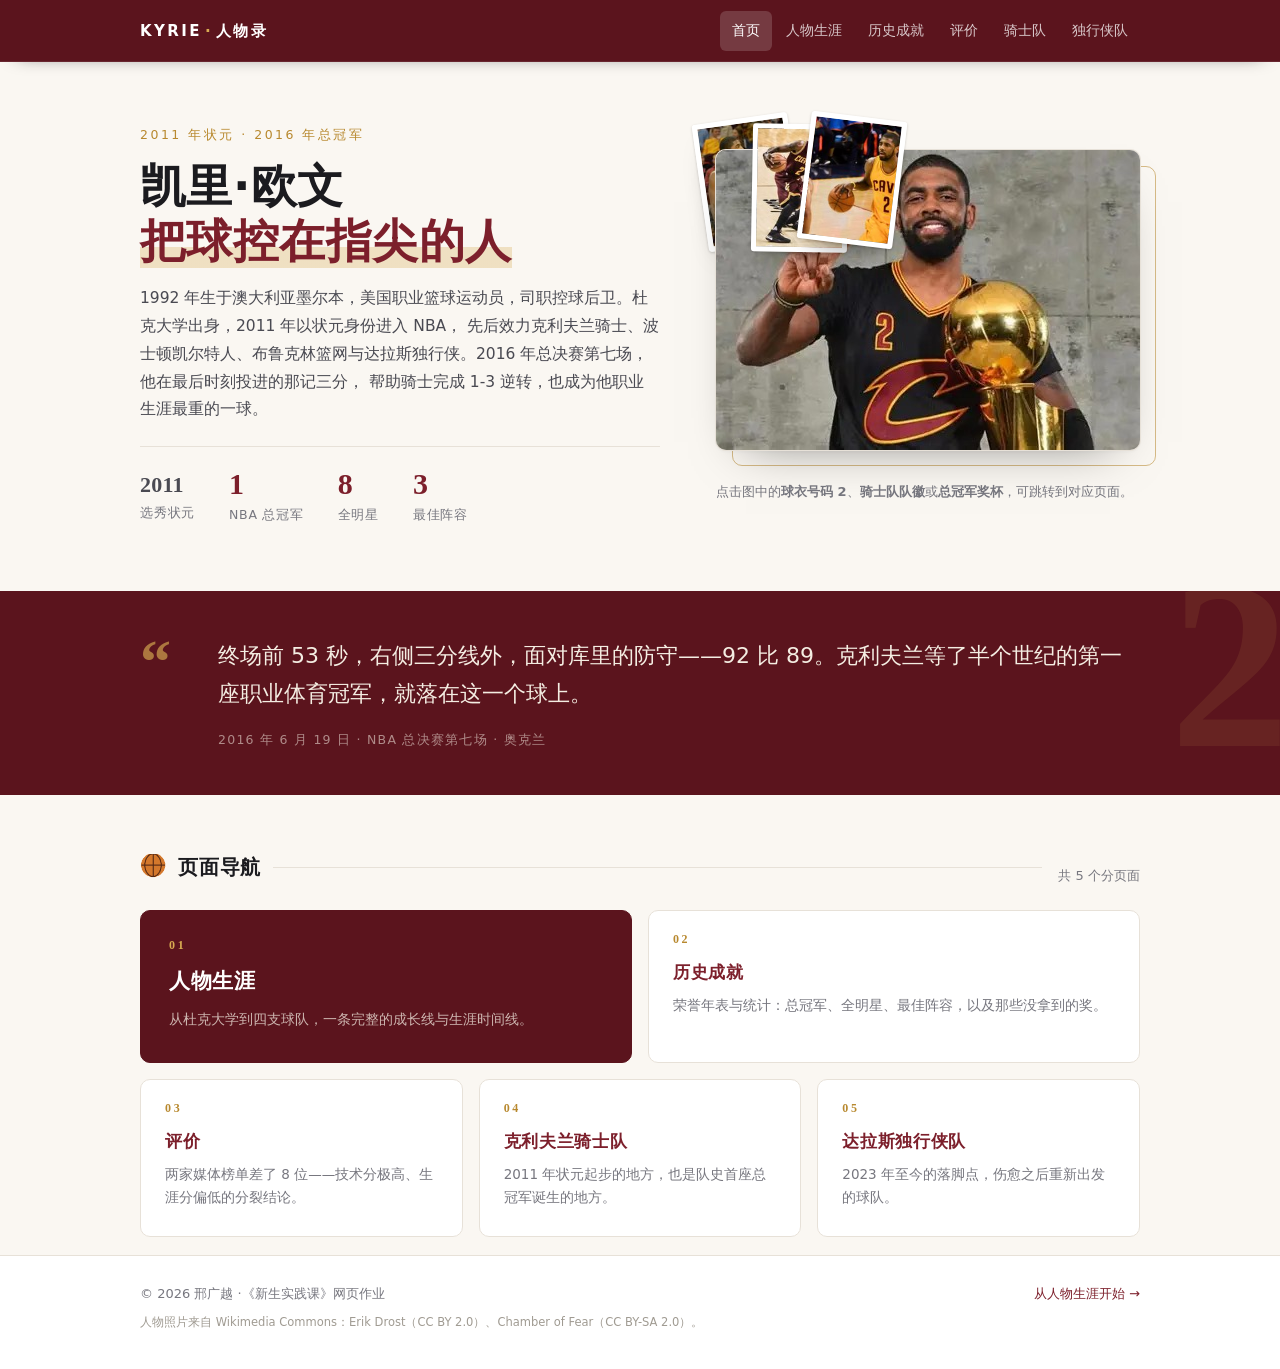
<file: index.html>
<!DOCTYPE html>
<html lang="zh-CN">

<head>
  <meta charset="utf-8">
  <meta name="viewport" content="width=device-width, initial-scale=1">
  <title>凯里·欧文 · 人物录 | 邢广越个人网页</title>
  <meta name="description" content="凯里·欧文的人物档案：生涯轨迹、历史成就、媒体评价，以及他效力过的克利夫兰骑士队与达拉斯独行侠队。">
  <link rel="icon" href="image/favicon.svg" type="image/svg+xml">
  <link rel="stylesheet" href="css/style.css">
</head>

<body>
  <a class="skip-link" href="#main">跳到正文</a>
  <header class="site-header">
    <div class="wrap header-inner">
      <a class="brand" href="index.html">KYRIE<span>·</span>人物录</a>
      <nav class="nav" aria-label="站点导航">
        <a href="index.html" class="active">首页</a>
        <a href="web/history.html">人物生涯</a>
        <a href="web/contribution.html">历史成就</a>
        <a href="web/comment.html">评价</a>
        <a href="web/knight.html">骑士队</a>
        <a href="web/mavericks.html">独行侠队</a>
      </nav>
    </div>
  </header>

  <main id="main">
    <div class="wrap">
      <section class="hero">
        <div class="hero-text">
          <p class="eyebrow">2011 年状元 · 2016 年总冠军</p>
          <h1>凯里·欧文<br><em>把球控在指尖的人</em></h1>
          <p class="lede">
            1992 年生于澳大利亚墨尔本，美国职业篮球运动员，司职控球后卫。杜克大学出身，2011 年以状元身份进入 NBA，
            先后效力克利夫兰骑士、波士顿凯尔特人、布鲁克林篮网与达拉斯独行侠。2016 年总决赛第七场，他在最后时刻投进的那记三分，
            帮助骑士完成 1-3 逆转，也成为他职业生涯最重的一球。
          </p>
          <ul class="stats">
            <li><b>2011</b><span>选秀状元</span></li>
            <li><b>1</b><span>NBA 总冠军</span></li>
            <li><b>8</b><span>全明星</span></li>
            <li><b>3</b><span>最佳阵容</span></li>
          </ul>
        </div>

        <figure class="hero-figure">
          <div class="frame">
            <img src="image/1.jpg" width="424" height="300" alt="凯里·欧文手持总冠军奖杯" usemap="#ouwen">
          </div>
          <div class="photo-fan" aria-hidden="true">
            <img src="image/ky-1.jpg" width="96" height="128" alt="">
            <img src="image/ky-2.jpg" width="96" height="128" alt="">
            <img src="image/ky-3.jpg" width="96" height="128" alt="">
          </div>
          <figcaption>点击图中的<strong>球衣号码 2</strong>、<strong>骑士队队徽</strong>或<strong>总冠军奖杯</strong>，可跳转到对应页面。</figcaption>
          <map name="ouwen" id="ouwen">
            <area shape="rect" coords="150,152,184,198" href="web/history.html" alt="球衣号码 2 — 人物生涯" title="球衣号码 2 — 人物生涯">
            <area shape="rect" coords="128,246,226,300" href="web/knight.html" alt="骑士队队徽 — 克利夫兰骑士队" title="骑士队队徽 — 克利夫兰骑士队">
            <area shape="rect" coords="230,118,344,300" href="web/contribution.html" alt="总冠军奖杯 — 历史成就" title="总冠军奖杯 — 历史成就">
          </map>
        </figure>
      </section>
    </div>

    <section class="band">
      <div class="wrap band-inner">
        <p class="band-mark" aria-hidden="true">“</p>
        <div>
          <blockquote>终场前 53 秒，右侧三分线外，面对库里的防守——92 比 89。克利夫兰等了半个世纪的第一座职业体育冠军，就落在这一个球上。</blockquote>
          <cite>2016 年 6 月 19 日 · NBA 总决赛第七场 · 奥克兰</cite>
        </div>
      </div>
    </section>

    <div class="wrap">
      <div class="section-head">
        <h2><img class="ball-icon" src="image/ball.gif" alt="">页面导航</h2>
        <p>共 5 个分页面</p>
      </div>

      <section class="cards">
        <a class="card card--feature" href="web/history.html">
          <span class="card-num">01</span>
          <h3>人物生涯</h3>
          <p>从杜克大学到四支球队，一条完整的成长线与生涯时间线。</p>
        </a>
        <a class="card" href="web/contribution.html">
          <span class="card-num">02</span>
          <h3>历史成就</h3>
          <p>荣誉年表与统计：总冠军、全明星、最佳阵容，以及那些没拿到的奖。</p>
        </a>
        <a class="card" href="web/comment.html">
          <span class="card-num">03</span>
          <h3>评价</h3>
          <p>两家媒体榜单差了 8 位——技术分极高、生涯分偏低的分裂结论。</p>
        </a>
        <a class="card" href="web/knight.html">
          <span class="card-num">04</span>
          <h3>克利夫兰骑士队</h3>
          <p>2011 年状元起步的地方，也是队史首座总冠军诞生的地方。</p>
        </a>
        <a class="card" href="web/mavericks.html">
          <span class="card-num">05</span>
          <h3>达拉斯独行侠队</h3>
          <p>2023 年至今的落脚点，伤愈之后重新出发的球队。</p>
        </a>
      </section>
    </div>
  </main>

  <footer class="site-footer">
    <div class="wrap footer-inner">
      <span>© 2026 邢广越 ·《新生实践课》网页作业</span>
      <span><a href="web/history.html">从人物生涯开始 →</a></span>
    </div>
    <div class="wrap credit">人物照片来自 Wikimedia Commons：Erik Drost（CC BY 2.0）、Chamber of Fear（CC BY-SA 2.0）。</div>
  </footer>
</body>

</html>
</file>
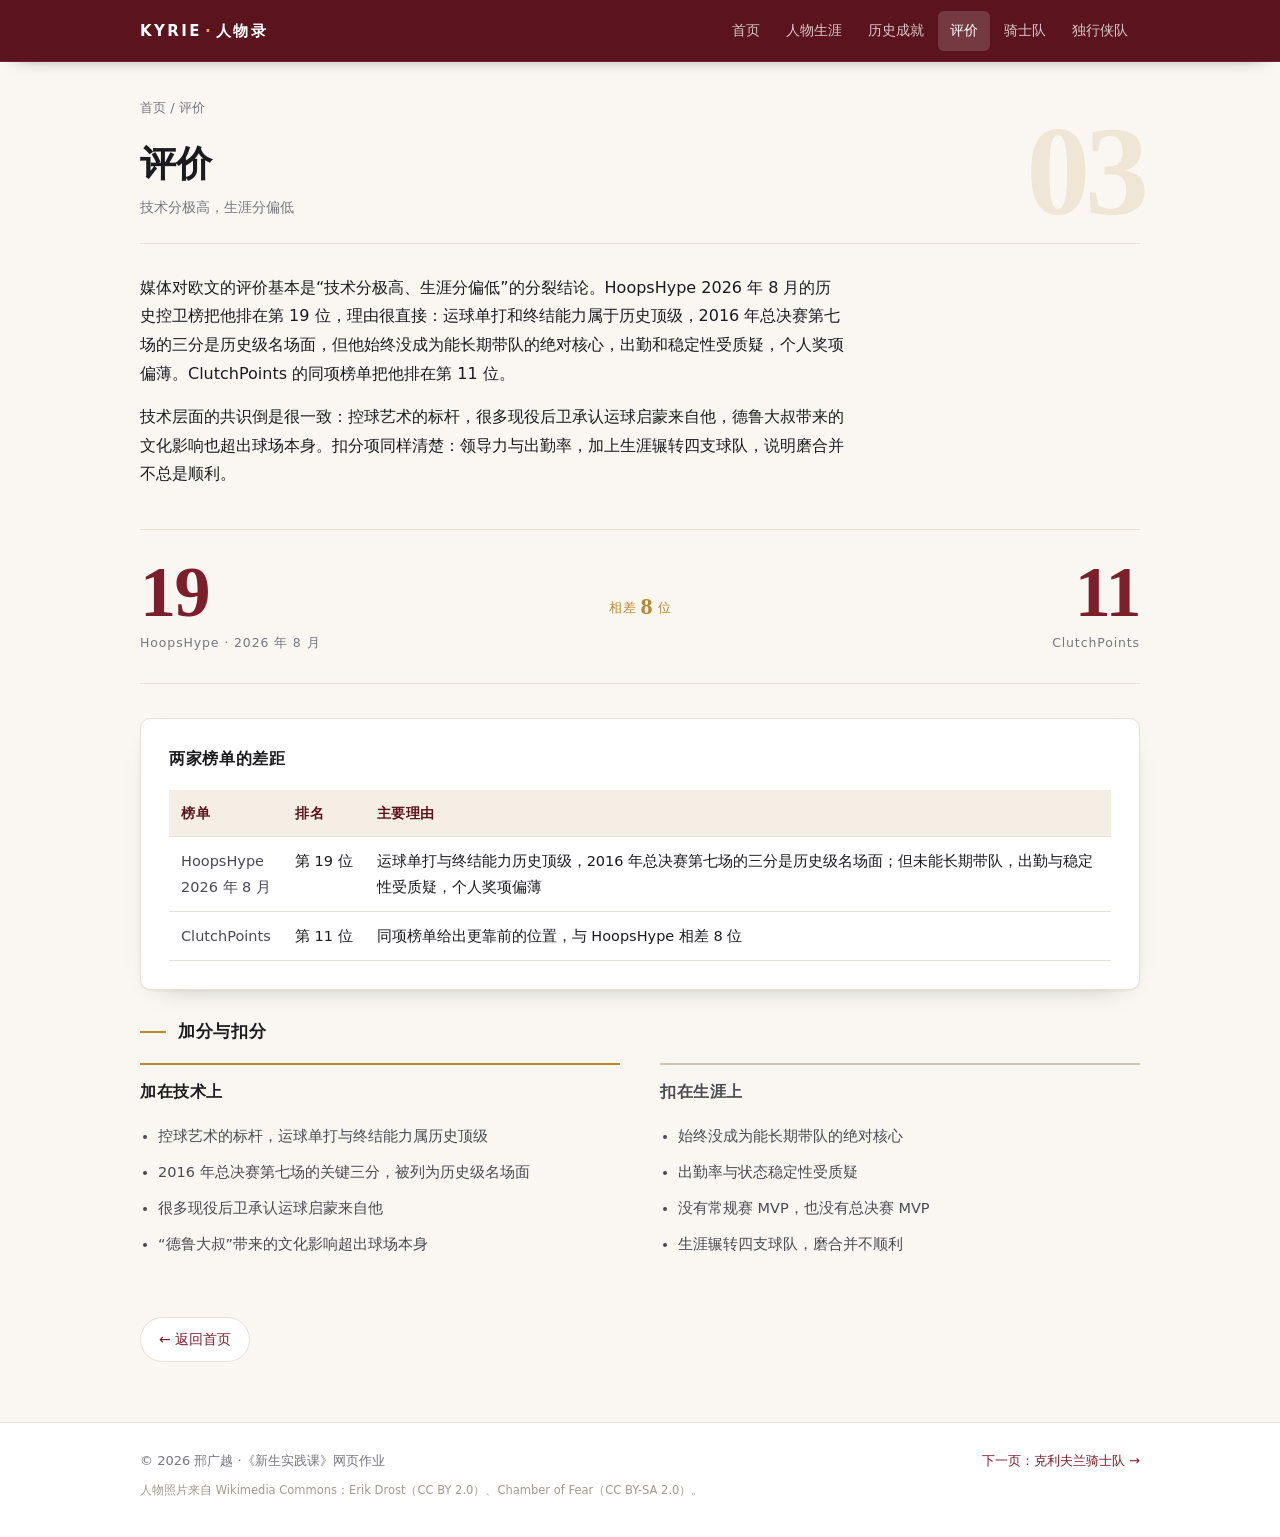
<file: web/comment.html>
<!DOCTYPE html>
<html lang="zh-CN">

<head>
  <meta charset="utf-8">
  <meta name="viewport" content="width=device-width, initial-scale=1">
  <title>评价 | 凯里·欧文</title>
  <link rel="icon" href="../image/favicon.svg" type="image/svg+xml">
  <link rel="stylesheet" href="../css/style.css">
</head>

<body>
  <a class="skip-link" href="#main">跳到正文</a>
  <header class="site-header">
    <div class="wrap header-inner">
      <a class="brand" href="../index.html">KYRIE<span>·</span>人物录</a>
      <nav class="nav" aria-label="站点导航">
        <a href="../index.html">首页</a>
        <a href="history.html">人物生涯</a>
        <a href="contribution.html">历史成就</a>
        <a href="comment.html" class="active">评价</a>
        <a href="knight.html">骑士队</a>
        <a href="mavericks.html">独行侠队</a>
      </nav>
    </div>
  </header>

  <main id="main" class="wrap page">
    <nav class="crumb"><a href="../index.html">首页</a> / 评价</nav>

    <header class="page-head">
      <span class="page-num" aria-hidden="true">03</span>
      <h1 class="page-title">评价</h1>
      <p class="page-sub">技术分极高，生涯分偏低</p>
    </header>

    <div class="block">
      <p>媒体对欧文的评价基本是“技术分极高、生涯分偏低”的分裂结论。HoopsHype 2026 年 8 月的历史控卫榜把他排在第 19 位，理由很直接：运球单打和终结能力属于历史顶级，2016 年总决赛第七场的三分是历史级名场面，但他始终没成为能长期带队的绝对核心，出勤和稳定性受质疑，个人奖项偏薄。ClutchPoints 的同项榜单把他排在第 11 位。</p>
      <p>技术层面的共识倒是很一致：控球艺术的标杆，很多现役后卫承认运球启蒙来自他，德鲁大叔带来的文化影响也超出球场本身。扣分项同样清楚：领导力与出勤率，加上生涯辗转四支球队，说明磨合并不总是顺利。</p>
    </div>

    <div class="scoreline">
      <div><b>19</b><span>HoopsHype · 2026 年 8 月</span></div>
      <div class="scoreline-gap">相差<em>8</em>位</div>
      <div><b>11</b><span>ClutchPoints</span></div>
    </div>

    <div class="panel">
      <h3>两家榜单的差距</h3>
      <div class="table-wrap"><table class="table">
        <thead>
          <tr>
            <th scope="col">榜单</th>
            <th scope="col">排名</th>
            <th scope="col">主要理由</th>
          </tr>
        </thead>
        <tbody>
          <tr>
            <td>HoopsHype<br>2026 年 8 月</td>
            <td class="nowrap">第 19 位</td>
            <td>运球单打与终结能力历史顶级，2016 年总决赛第七场的三分是历史级名场面；但未能长期带队，出勤与稳定性受质疑，个人奖项偏薄</td>
          </tr>
          <tr>
            <td>ClutchPoints</td>
            <td class="nowrap">第 11 位</td>
            <td>同项榜单给出更靠前的位置，与 HoopsHype 相差 8 位</td>
          </tr>
        </tbody>
      </table></div>
    </div>

    <div class="block">
      <h3>加分与扣分</h3>
      <div class="versus">
        <div>
          <h3>加在技术上</h3>
          <ul>
            <li>控球艺术的标杆，运球单打与终结能力属历史顶级</li>
            <li>2016 年总决赛第七场的关键三分，被列为历史级名场面</li>
            <li>很多现役后卫承认运球启蒙来自他</li>
            <li>“德鲁大叔”带来的文化影响超出球场本身</li>
          </ul>
        </div>
        <div>
          <h3>扣在生涯上</h3>
          <ul>
            <li>始终没成为能长期带队的绝对核心</li>
            <li>出勤率与状态稳定性受质疑</li>
            <li>没有常规赛 MVP，也没有总决赛 MVP</li>
            <li>生涯辗转四支球队，磨合并不顺利</li>
          </ul>
        </div>
      </div>
    </div>

    <a class="back" href="../index.html">← 返回首页</a>
  </main>

  <footer class="site-footer">
    <div class="wrap footer-inner">
      <span>© 2026 邢广越 ·《新生实践课》网页作业</span>
      <span><a href="knight.html">下一页：克利夫兰骑士队 →</a></span>
    </div>
    <div class="wrap credit">人物照片来自 Wikimedia Commons：Erik Drost（CC BY 2.0）、Chamber of Fear（CC BY-SA 2.0）。</div>
  </footer>
</body>

</html>
</file>
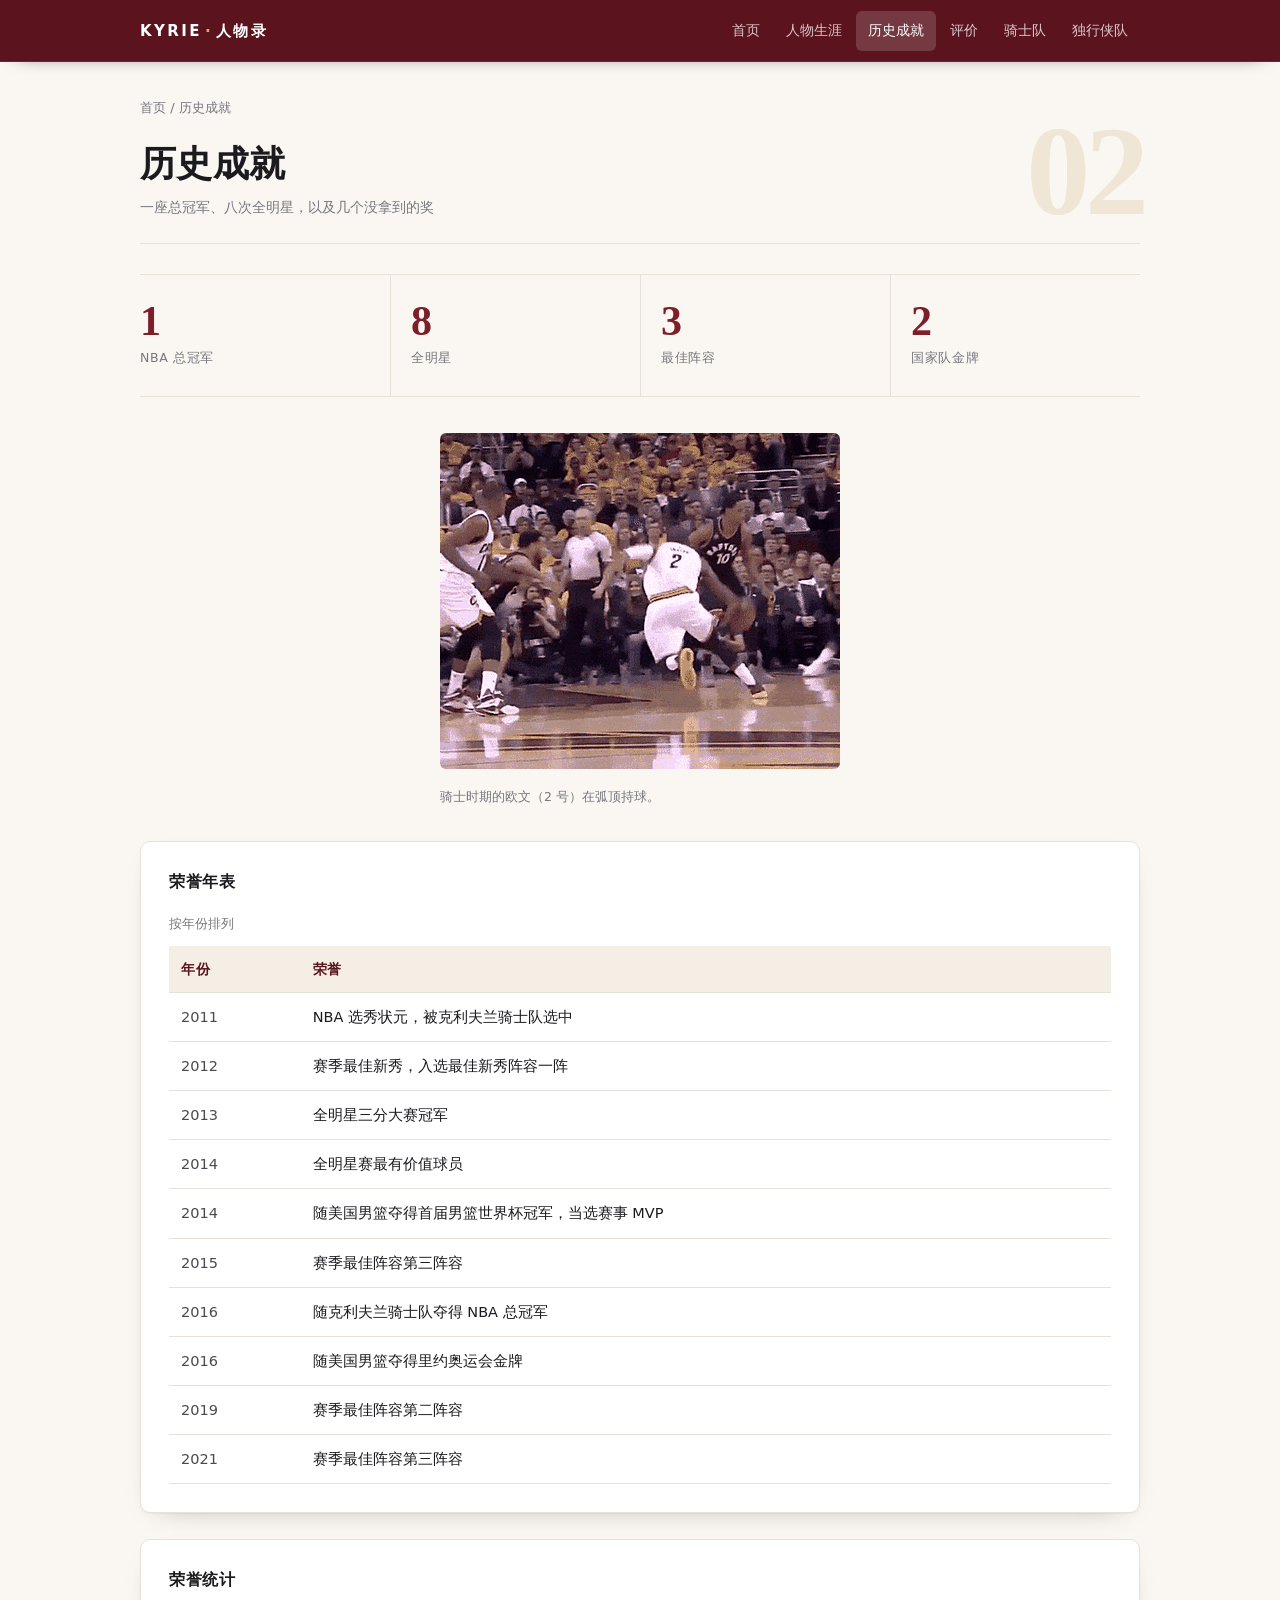
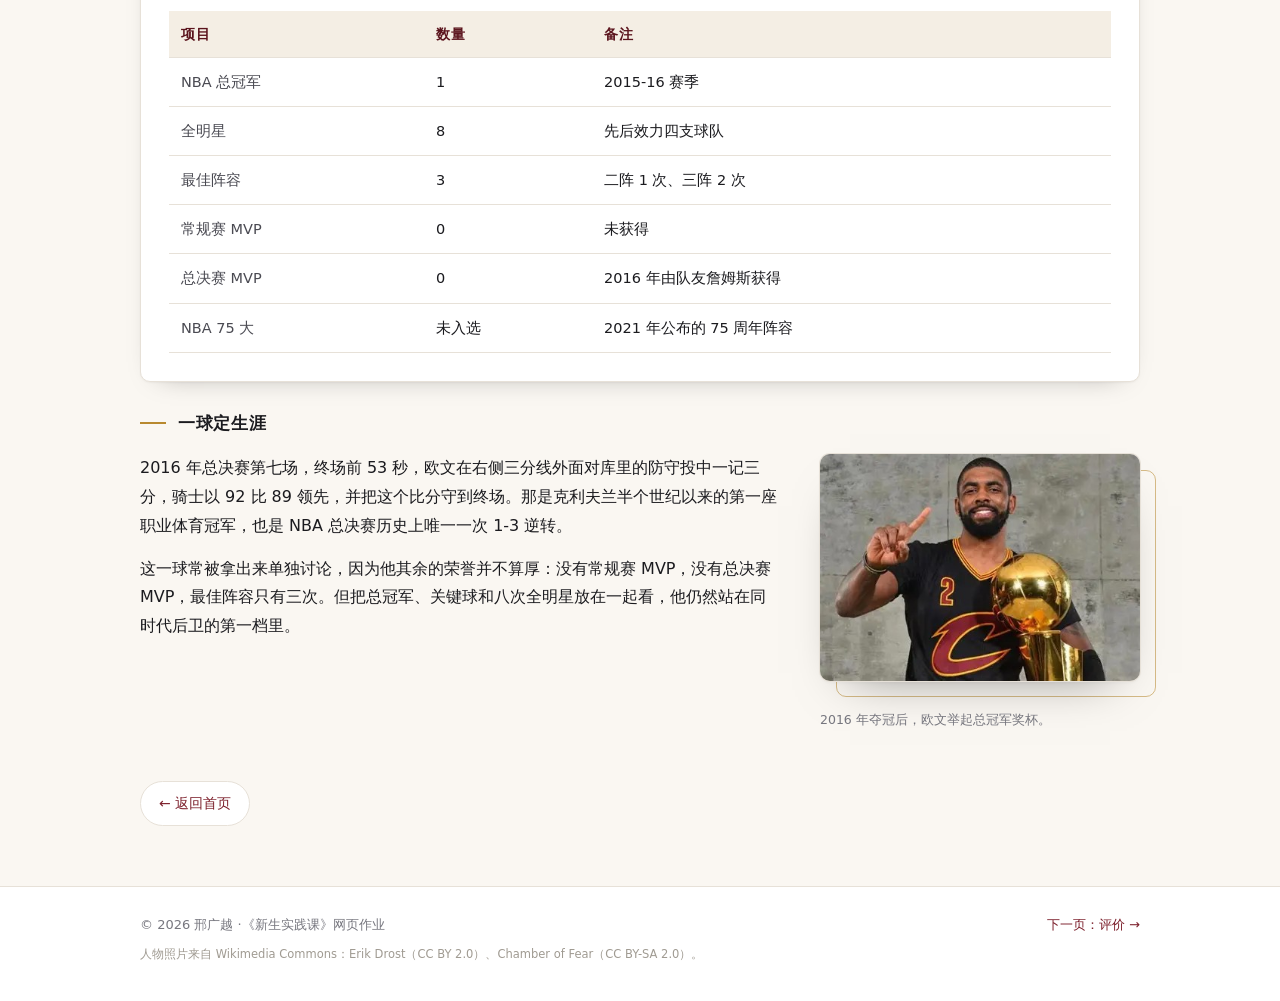
<file: web/contribution.html>
<!DOCTYPE html>
<html lang="zh-CN">

<head>
  <meta charset="utf-8">
  <meta name="viewport" content="width=device-width, initial-scale=1">
  <title>历史成就 | 凯里·欧文</title>
  <link rel="icon" href="../image/favicon.svg" type="image/svg+xml">
  <link rel="stylesheet" href="../css/style.css">
</head>

<body>
  <a class="skip-link" href="#main">跳到正文</a>
  <header class="site-header">
    <div class="wrap header-inner">
      <a class="brand" href="../index.html">KYRIE<span>·</span>人物录</a>
      <nav class="nav" aria-label="站点导航">
        <a href="../index.html">首页</a>
        <a href="history.html">人物生涯</a>
        <a href="contribution.html" class="active">历史成就</a>
        <a href="comment.html">评价</a>
        <a href="knight.html">骑士队</a>
        <a href="mavericks.html">独行侠队</a>
      </nav>
    </div>
  </header>

  <main id="main" class="wrap page">
    <nav class="crumb"><a href="../index.html">首页</a> / 历史成就</nav>

    <header class="page-head">
      <span class="page-num" aria-hidden="true">02</span>
      <h1 class="page-title">历史成就</h1>
      <p class="page-sub">一座总冠军、八次全明星，以及几个没拿到的奖</p>
    </header>

    <div class="kpis">
      <div class="kpi"><b>1</b><span>NBA 总冠军</span></div>
      <div class="kpi"><b>8</b><span>全明星</span></div>
      <div class="kpi"><b>3</b><span>最佳阵容</span></div>
      <div class="kpi"><b>2</b><span>国家队金牌</span></div>
    </div>

    <figure class="gif-figure">
      <img src="../image/honors.gif" width="400" height="336" alt="动图：骑士时期的欧文身穿 2 号白色球衣，在弧顶持球突破">
      <figcaption>骑士时期的欧文（2 号）在弧顶持球。</figcaption>
    </figure>

    <div class="panel">
      <h3>荣誉年表</h3>
      <div class="table-wrap"><table class="table">
        <caption>按年份排列</caption>
        <thead>
          <tr>
            <th scope="col">年份</th>
            <th scope="col">荣誉</th>
          </tr>
        </thead>
        <tbody>
          <tr>
            <td>2011</td>
            <td>NBA 选秀状元，被克利夫兰骑士队选中</td>
          </tr>
          <tr>
            <td>2012</td>
            <td>赛季最佳新秀，入选最佳新秀阵容一阵</td>
          </tr>
          <tr>
            <td>2013</td>
            <td>全明星三分大赛冠军</td>
          </tr>
          <tr>
            <td>2014</td>
            <td>全明星赛最有价值球员</td>
          </tr>
          <tr>
            <td>2014</td>
            <td>随美国男篮夺得首届男篮世界杯冠军，当选赛事 MVP</td>
          </tr>
          <tr>
            <td>2015</td>
            <td>赛季最佳阵容第三阵容</td>
          </tr>
          <tr>
            <td>2016</td>
            <td>随克利夫兰骑士队夺得 NBA 总冠军</td>
          </tr>
          <tr>
            <td>2016</td>
            <td>随美国男篮夺得里约奥运会金牌</td>
          </tr>
          <tr>
            <td>2019</td>
            <td>赛季最佳阵容第二阵容</td>
          </tr>
          <tr>
            <td>2021</td>
            <td>赛季最佳阵容第三阵容</td>
          </tr>
        </tbody>
      </table></div>
    </div>

    <div class="panel">
      <h3>荣誉统计</h3>
      <div class="table-wrap"><table class="table">
        <thead>
          <tr>
            <th scope="col">项目</th>
            <th scope="col">数量</th>
            <th scope="col">备注</th>
          </tr>
        </thead>
        <tbody>
          <tr>
            <td>NBA 总冠军</td>
            <td>1</td>
            <td>2015-16 赛季</td>
          </tr>
          <tr>
            <td>全明星</td>
            <td>8</td>
            <td>先后效力四支球队</td>
          </tr>
          <tr>
            <td>最佳阵容</td>
            <td>3</td>
            <td>二阵 1 次、三阵 2 次</td>
          </tr>
          <tr>
            <td>常规赛 MVP</td>
            <td>0</td>
            <td>未获得</td>
          </tr>
          <tr>
            <td>总决赛 MVP</td>
            <td>0</td>
            <td>2016 年由队友詹姆斯获得</td>
          </tr>
          <tr>
            <td>NBA 75 大</td>
            <td>未入选</td>
            <td>2021 年公布的 75 周年阵容</td>
          </tr>
        </tbody>
      </table></div>
    </div>

    <div class="block">
      <h3>一球定生涯</h3>
      <div class="split">
        <div>
          <p>2016 年总决赛第七场，终场前 53 秒，欧文在右侧三分线外面对库里的防守投中一记三分，骑士以 92 比 89 领先，并把这个比分守到终场。那是克利夫兰半个世纪以来的第一座职业体育冠军，也是 NBA 总决赛历史上唯一一次 1-3 逆转。</p>
          <p>这一球常被拿出来单独讨论，因为他其余的荣誉并不算厚：没有常规赛 MVP，没有总决赛 MVP，最佳阵容只有三次。但把总冠军、关键球和八次全明星放在一起看，他仍然站在同时代后卫的第一档里。</p>
        </div>
        <figure class="side-figure">
          <div class="frame">
            <img src="../image/1.jpg" width="320" height="226" alt="凯里·欧文手持总冠军奖杯">
          </div>
          <figcaption>2016 年夺冠后，欧文举起总冠军奖杯。</figcaption>
        </figure>
      </div>
    </div>

    <a class="back" href="../index.html">← 返回首页</a>
  </main>

  <footer class="site-footer">
    <div class="wrap footer-inner">
      <span>© 2026 邢广越 ·《新生实践课》网页作业</span>
      <span><a href="comment.html">下一页：评价 →</a></span>
    </div>
    <div class="wrap credit">人物照片来自 Wikimedia Commons：Erik Drost（CC BY 2.0）、Chamber of Fear（CC BY-SA 2.0）。</div>
  </footer>
</body>

</html>
</file>
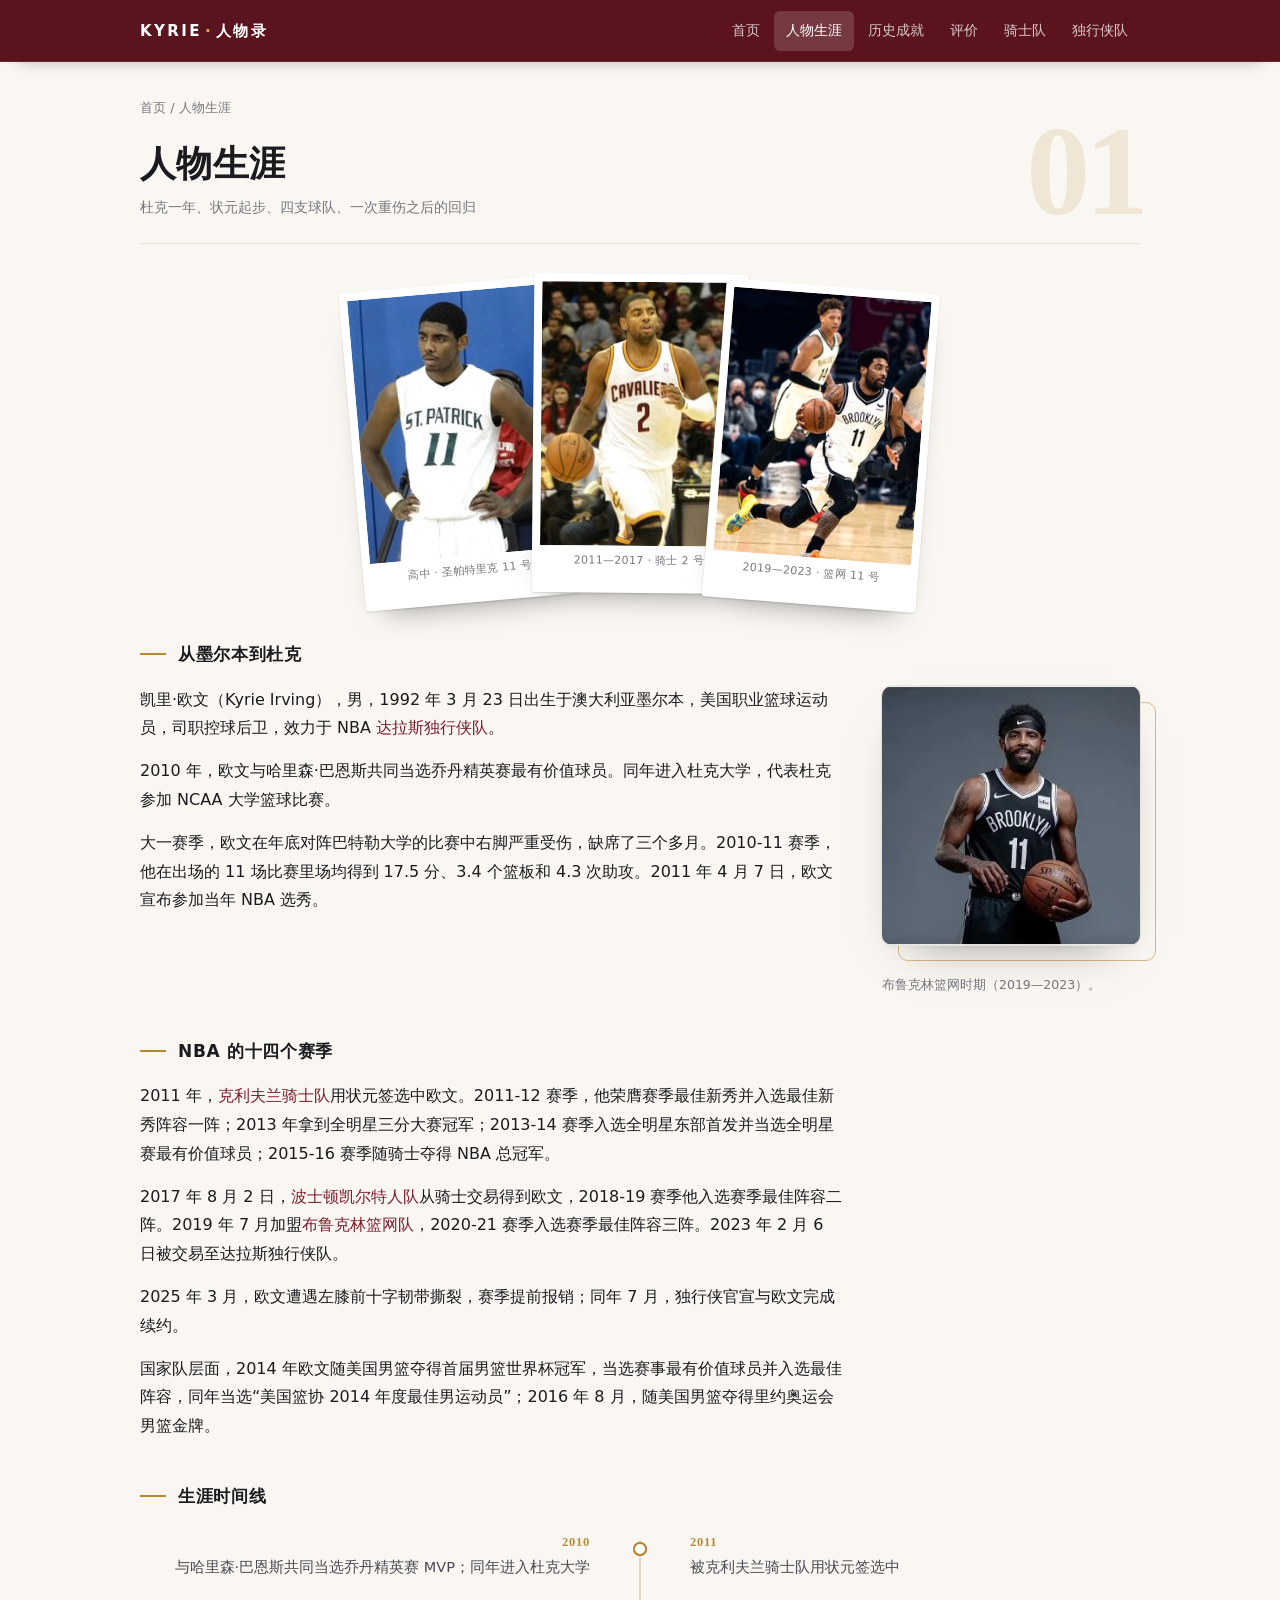
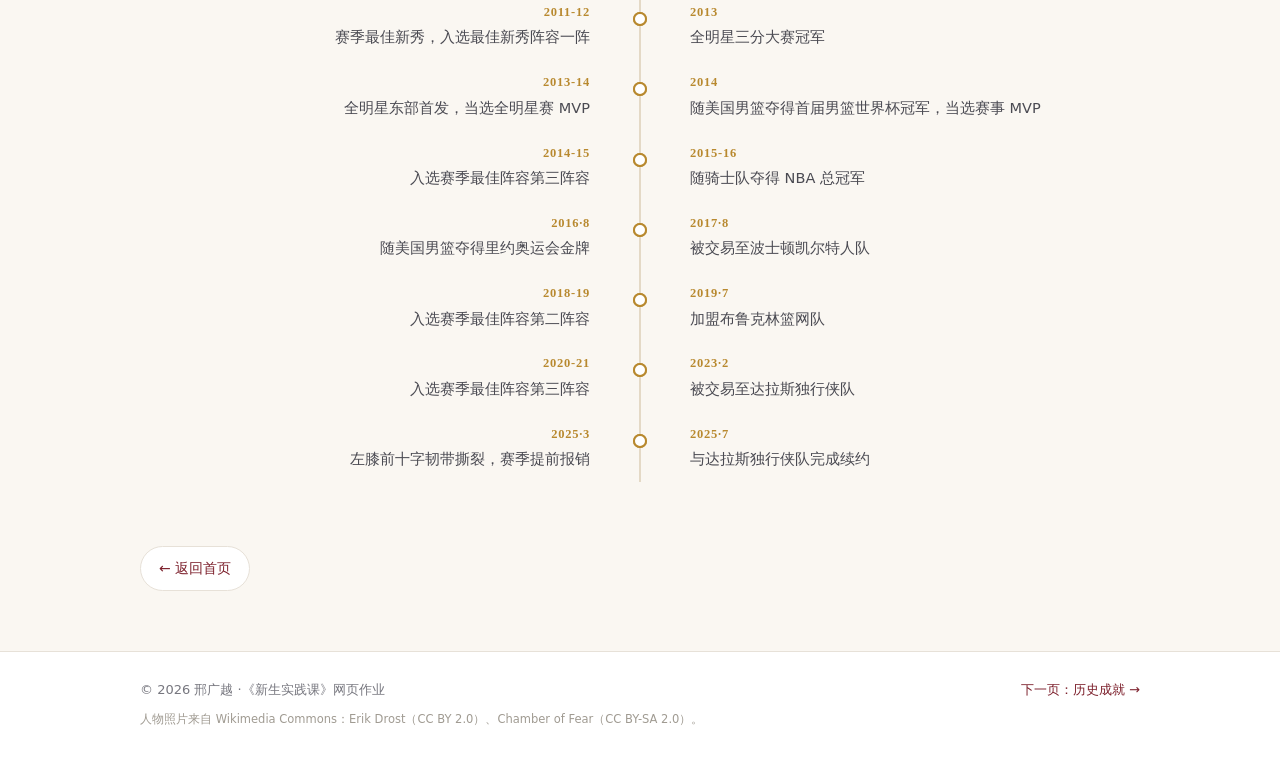
<file: web/history.html>
<!DOCTYPE html>
<html lang="zh-CN">

<head>
  <meta charset="utf-8">
  <meta name="viewport" content="width=device-width, initial-scale=1">
  <title>人物生涯 | 凯里·欧文</title>
  <link rel="icon" href="../image/favicon.svg" type="image/svg+xml">
  <link rel="stylesheet" href="../css/style.css">
</head>

<body>
  <a class="skip-link" href="#main">跳到正文</a>
  <header class="site-header">
    <div class="wrap header-inner">
      <a class="brand" href="../index.html">KYRIE<span>·</span>人物录</a>
      <nav class="nav" aria-label="站点导航">
        <a href="../index.html">首页</a>
        <a href="history.html" class="active">人物生涯</a>
        <a href="contribution.html">历史成就</a>
        <a href="comment.html">评价</a>
        <a href="knight.html">骑士队</a>
        <a href="mavericks.html">独行侠队</a>
      </nav>
    </div>
  </header>

  <main id="main" class="wrap page">
    <nav class="crumb"><a href="../index.html">首页</a> / 人物生涯</nav>

    <header class="page-head">
      <span class="page-num" aria-hidden="true">01</span>
      <h1 class="page-title">人物生涯</h1>
      <p class="page-sub">杜克一年、状元起步、四支球队、一次重伤之后的回归</p>
    </header>

    <div class="photo-row">
      <figure class="polaroid">
        <img src="../image/ky-4.jpg" width="200" height="267" alt="高中时期，身穿圣帕特里克高中 11 号球衣">
        <figcaption>高中 · 圣帕特里克 11 号</figcaption>
      </figure>
      <figure class="polaroid">
        <img src="../image/ky-5.jpg" width="200" height="267" alt="骑士时期，身穿 2 号白色球衣运球突破">
        <figcaption>2011—2017 · 骑士 2 号</figcaption>
      </figure>
      <figure class="polaroid">
        <img src="../image/ky-6.jpg" width="200" height="267" alt="篮网时期，身穿 11 号球衣运球">
        <figcaption>2019—2023 · 篮网 11 号</figcaption>
      </figure>
    </div>

    <div class="block">
      <h3>从墨尔本到杜克</h3>
      <div class="split">
        <div>
          <p>凯里·欧文（Kyrie Irving），男，1992 年 3 月 23 日出生于澳大利亚墨尔本，美国职业篮球运动员，司职控球后卫，效力于 NBA
            <a href="mavericks.html">达拉斯独行侠队</a>。</p>
          <p>2010 年，欧文与哈里森·巴恩斯共同当选乔丹精英赛最有价值球员。同年进入杜克大学，代表杜克参加 NCAA 大学篮球比赛。</p>
          <p>大一赛季，欧文在年底对阵巴特勒大学的比赛中右脚严重受伤，缺席了三个多月。2010-11 赛季，他在出场的 11 场比赛里场均得到 17.5 分、3.4 个篮板和 4.3 次助攻。2011 年 4 月 7 日，欧文宣布参加当年 NBA 选秀。</p>
        </div>
        <figure class="side-figure">
          <div class="frame">
            <img src="../image/kyrie-nets.jpg" width="258" height="260" alt="凯里·欧文（布鲁克林篮网时期）">
          </div>
          <figcaption>布鲁克林篮网时期（2019—2023）。</figcaption>
        </figure>
      </div>
    </div>

    <div class="block">
      <h3>NBA 的十四个赛季</h3>
      <p>2011 年，<a href="https://baike.baidu.com/item/%E5%85%8B%E9%87%8C%E5%A4%AB%E5%85%B0%E9%AA%91%E5%A3%AB%E9%98%9F/8711057" target="_blank" rel="noopener">克利夫兰骑士队</a>用状元签选中欧文。2011-12 赛季，他荣膺赛季最佳新秀并入选最佳新秀阵容一阵；2013 年拿到全明星三分大赛冠军；2013-14 赛季入选全明星东部首发并当选全明星赛最有价值球员；2015-16 赛季随骑士夺得 NBA 总冠军。</p>
      <p>2017 年 8 月 2 日，<a href="https://baike.baidu.com/item/%E6%B3%A2%E5%A3%AB%E9%A1%BF%E5%87%AF%E5%B0%94%E7%89%B9%E4%BA%BA%E9%98%9F/609215" target="_blank" rel="noopener">波士顿凯尔特人队</a>从骑士交易得到欧文，2018-19 赛季他入选赛季最佳阵容二阵。2019 年 7 月加盟<a href="https://baike.baidu.com/item/%E5%B8%83%E9%B2%81%E5%85%8B%E6%9E%97%E7%AF%AE%E7%BD%91%E9%98%9F/9699174" target="_blank" rel="noopener">布鲁克林篮网队</a>，2020-21 赛季入选赛季最佳阵容三阵。2023 年 2 月 6 日被交易至达拉斯独行侠队。</p>
      <p>2025 年 3 月，欧文遭遇左膝前十字韧带撕裂，赛季提前报销；同年 7 月，独行侠官宣与欧文完成续约。</p>
      <p>国家队层面，2014 年欧文随美国男篮夺得首届男篮世界杯冠军，当选赛事最有价值球员并入选最佳阵容，同年当选“美国篮协 2014 年度最佳男运动员”；2016 年 8 月，随美国男篮夺得里约奥运会男篮金牌。</p>
    </div>

    <div class="block">
      <h3>生涯时间线</h3>
      <ol class="timeline">
        <li><b>2010</b><span>与哈里森·巴恩斯共同当选乔丹精英赛 MVP；同年进入杜克大学</span></li>
        <li><b>2011</b><span>被克利夫兰骑士队用状元签选中</span></li>
        <li><b>2011-12</b><span>赛季最佳新秀，入选最佳新秀阵容一阵</span></li>
        <li><b>2013</b><span>全明星三分大赛冠军</span></li>
        <li><b>2013-14</b><span>全明星东部首发，当选全明星赛 MVP</span></li>
        <li><b>2014</b><span>随美国男篮夺得首届男篮世界杯冠军，当选赛事 MVP</span></li>
        <li><b>2014-15</b><span>入选赛季最佳阵容第三阵容</span></li>
        <li><b>2015-16</b><span>随骑士队夺得 NBA 总冠军</span></li>
        <li><b>2016·8</b><span>随美国男篮夺得里约奥运会金牌</span></li>
        <li><b>2017·8</b><span>被交易至波士顿凯尔特人队</span></li>
        <li><b>2018-19</b><span>入选赛季最佳阵容第二阵容</span></li>
        <li><b>2019·7</b><span>加盟布鲁克林篮网队</span></li>
        <li><b>2020-21</b><span>入选赛季最佳阵容第三阵容</span></li>
        <li><b>2023·2</b><span>被交易至达拉斯独行侠队</span></li>
        <li><b>2025·3</b><span>左膝前十字韧带撕裂，赛季提前报销</span></li>
        <li><b>2025·7</b><span>与达拉斯独行侠队完成续约</span></li>
      </ol>
    </div>

    <a class="back" href="../index.html">← 返回首页</a>
  </main>

  <footer class="site-footer">
    <div class="wrap footer-inner">
      <span>© 2026 邢广越 ·《新生实践课》网页作业</span>
      <span><a href="contribution.html">下一页：历史成就 →</a></span>
    </div>
    <div class="wrap credit">人物照片来自 Wikimedia Commons：Erik Drost（CC BY 2.0）、Chamber of Fear（CC BY-SA 2.0）。</div>
  </footer>
</body>

</html>
</file>
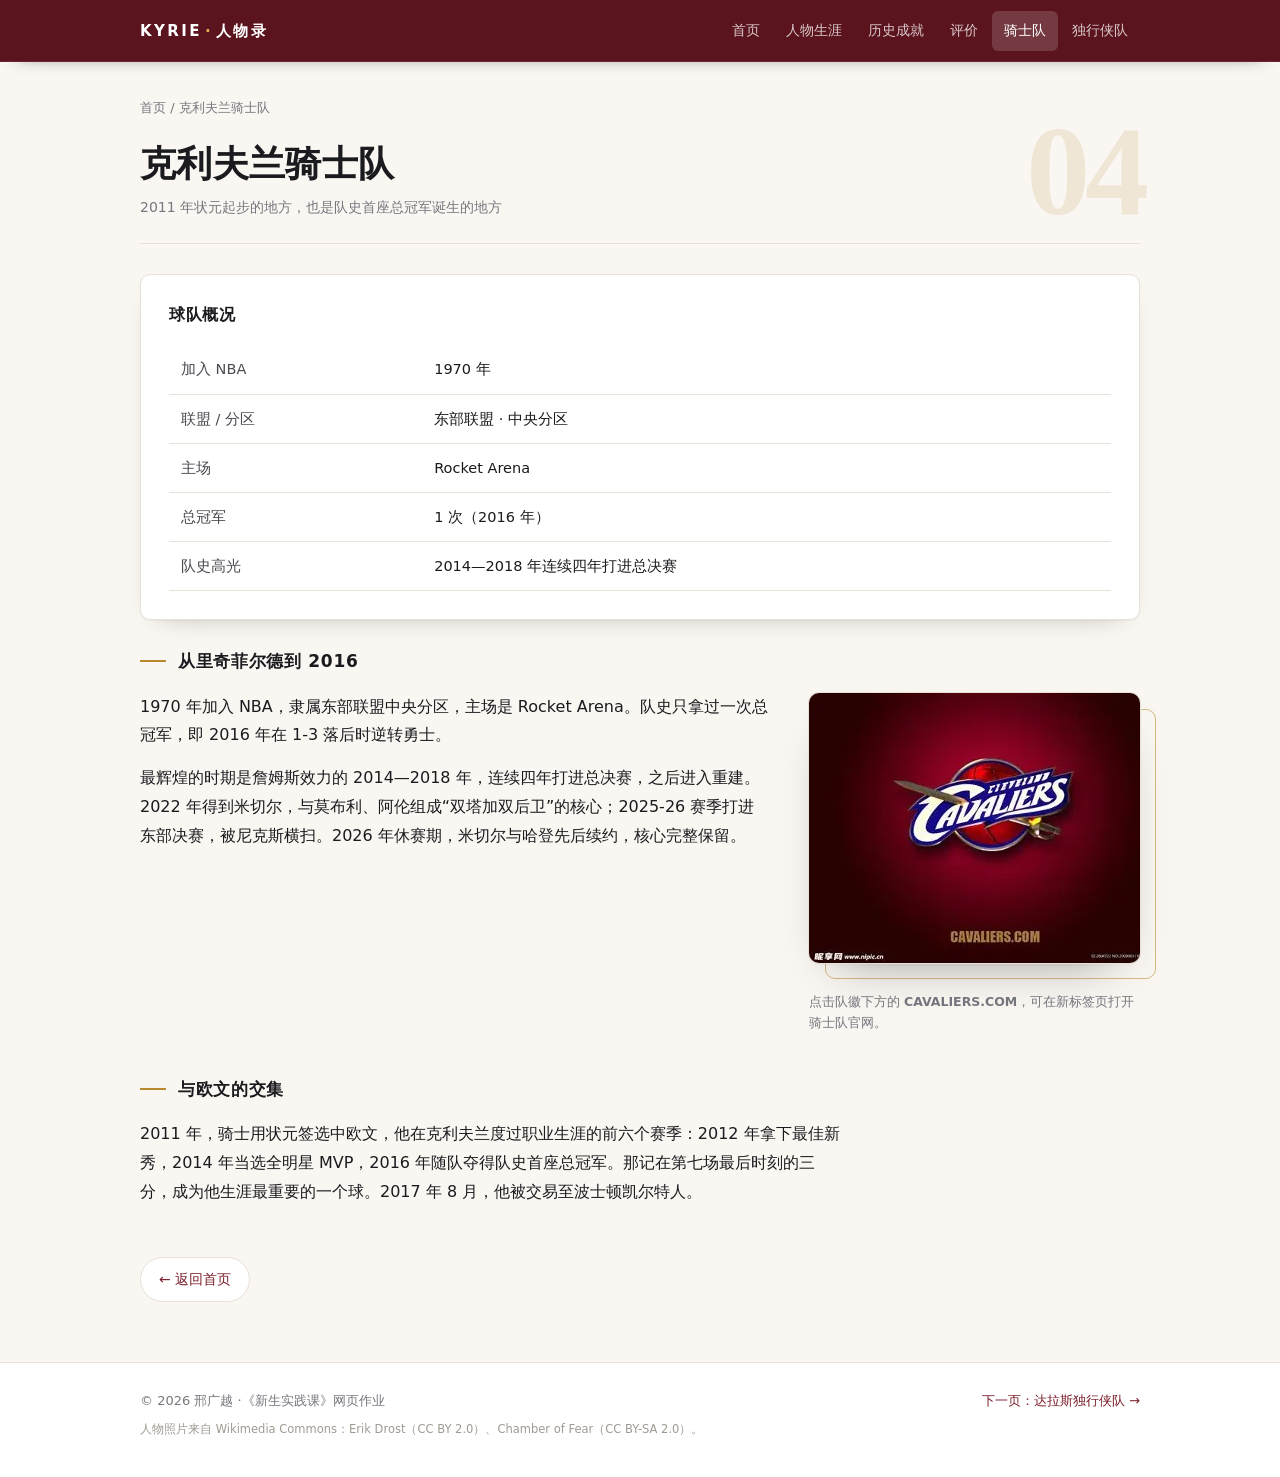
<file: web/knight.html>
<!DOCTYPE html>
<html lang="zh-CN">

<head>
  <meta charset="utf-8">
  <meta name="viewport" content="width=device-width, initial-scale=1">
  <title>克利夫兰骑士队 | 凯里·欧文</title>
  <link rel="icon" href="../image/favicon.svg" type="image/svg+xml">
  <link rel="stylesheet" href="../css/style.css">
</head>

<body>
  <a class="skip-link" href="#main">跳到正文</a>
  <header class="site-header">
    <div class="wrap header-inner">
      <a class="brand" href="../index.html">KYRIE<span>·</span>人物录</a>
      <nav class="nav" aria-label="站点导航">
        <a href="../index.html">首页</a>
        <a href="history.html">人物生涯</a>
        <a href="contribution.html">历史成就</a>
        <a href="comment.html">评价</a>
        <a href="knight.html" class="active">骑士队</a>
        <a href="mavericks.html">独行侠队</a>
      </nav>
    </div>
  </header>

  <main id="main" class="wrap page">
    <nav class="crumb"><a href="../index.html">首页</a> / 克利夫兰骑士队</nav>

    <header class="page-head">
      <span class="page-num" aria-hidden="true">04</span>
      <h1 class="page-title">克利夫兰骑士队</h1>
      <p class="page-sub">2011 年状元起步的地方，也是队史首座总冠军诞生的地方</p>
    </header>

    <div class="panel">
      <h3>球队概况</h3>
      <div class="table-wrap"><table class="table">
        <tbody>
          <tr>
            <td>加入 NBA</td>
            <td>1970 年</td>
          </tr>
          <tr>
            <td>联盟 / 分区</td>
            <td>东部联盟 · 中央分区</td>
          </tr>
          <tr>
            <td>主场</td>
            <td>Rocket Arena</td>
          </tr>
          <tr>
            <td>总冠军</td>
            <td>1 次（2016 年）</td>
          </tr>
          <tr>
            <td>队史高光</td>
            <td>2014—2018 年连续四年打进总决赛</td>
          </tr>
        </tbody>
      </table></div>
    </div>

    <div class="block">
      <h3>从里奇菲尔德到 2016</h3>
      <div class="split">
        <div>
          <p>1970 年加入 NBA，隶属东部联盟中央分区，主场是 Rocket Arena。队史只拿过一次总冠军，即 2016 年在 1-3 落后时逆转勇士。</p>
          <p>最辉煌的时期是詹姆斯效力的 2014—2018 年，连续四年打进总决赛，之后进入重建。2022 年得到米切尔，与莫布利、阿伦组成“双塔加双后卫”的核心；2025-26 赛季打进东部决赛，被尼克斯横扫。2026 年休赛期，米切尔与哈登先后续约，核心完整保留。</p>
        </div>
        <figure class="side-figure" style="max-width:331px">
          <div class="frame">
            <img src="../image/knight.jpg" width="331" height="270" alt="克利夫兰骑士队队徽" usemap="#qishidui">
          </div>
          <figcaption>点击队徽下方的 <strong>CAVALIERS.COM</strong>，可在新标签页打开骑士队官网。</figcaption>
          <map name="qishidui" id="qishidui">
            <area shape="rect" coords="130,228,220,254" href="https://www.nba.com/cavaliers" target="_blank" rel="noopener" alt="CAVALIERS.COM — 骑士队官网" title="CAVALIERS.COM — 骑士队官网">
          </map>
        </figure>
      </div>
    </div>

    <div class="block">
      <h3>与欧文的交集</h3>
      <p>2011 年，骑士用状元签选中欧文，他在克利夫兰度过职业生涯的前六个赛季：2012 年拿下最佳新秀，2014 年当选全明星 MVP，2016 年随队夺得队史首座总冠军。那记在第七场最后时刻的三分，成为他生涯最重要的一个球。2017 年 8 月，他被交易至波士顿凯尔特人。</p>
    </div>

    <a class="back" href="../index.html">← 返回首页</a>
  </main>

  <footer class="site-footer">
    <div class="wrap footer-inner">
      <span>© 2026 邢广越 ·《新生实践课》网页作业</span>
      <span><a href="mavericks.html">下一页：达拉斯独行侠队 →</a></span>
    </div>
    <div class="wrap credit">人物照片来自 Wikimedia Commons：Erik Drost（CC BY 2.0）、Chamber of Fear（CC BY-SA 2.0）。</div>
  </footer>
</body>

</html>
</file>
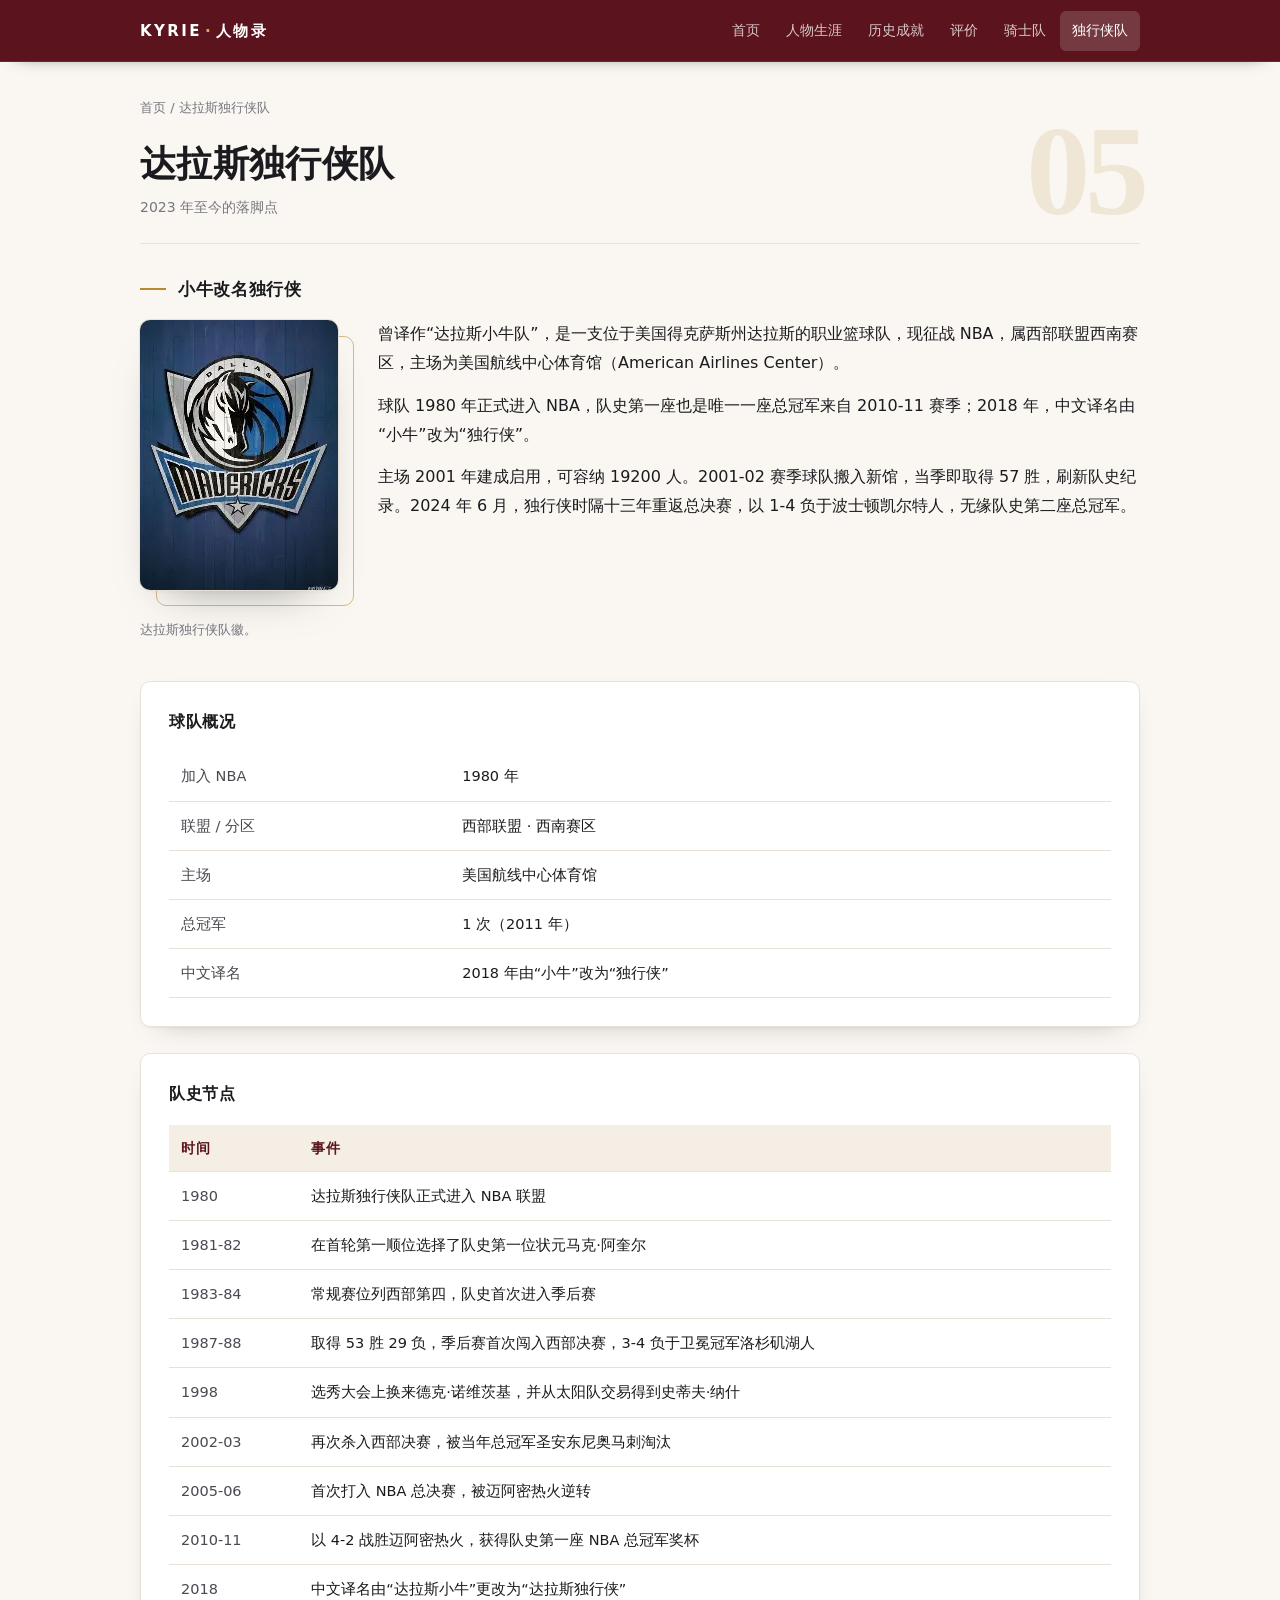
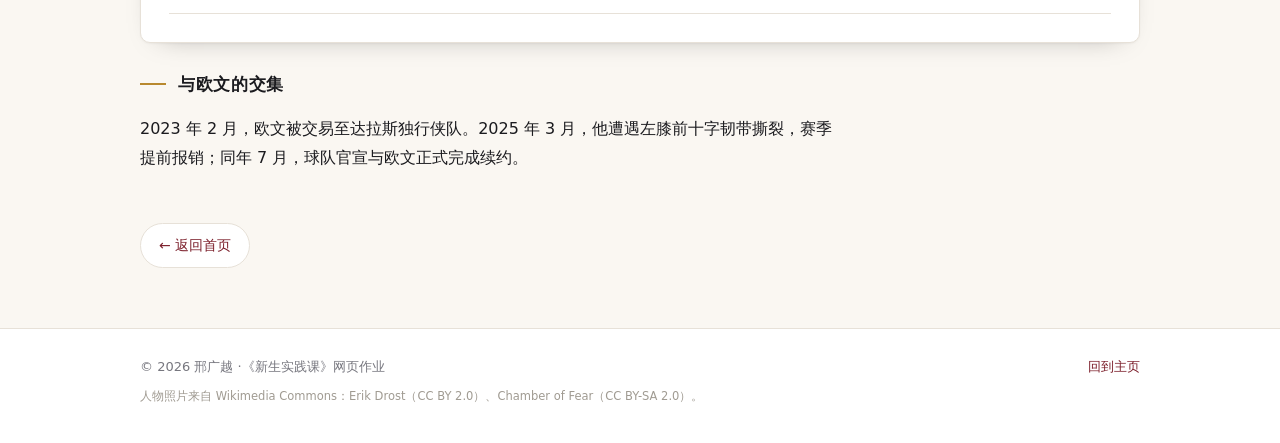
<file: web/mavericks.html>
<!DOCTYPE html>
<html lang="zh-CN">

<head>
  <meta charset="utf-8">
  <meta name="viewport" content="width=device-width, initial-scale=1">
  <title>达拉斯独行侠队 | 凯里·欧文</title>
  <link rel="icon" href="../image/favicon.svg" type="image/svg+xml">
  <link rel="stylesheet" href="../css/style.css">
</head>

<body>
  <a class="skip-link" href="#main">跳到正文</a>
  <header class="site-header">
    <div class="wrap header-inner">
      <a class="brand" href="../index.html">KYRIE<span>·</span>人物录</a>
      <nav class="nav" aria-label="站点导航">
        <a href="../index.html">首页</a>
        <a href="history.html">人物生涯</a>
        <a href="contribution.html">历史成就</a>
        <a href="comment.html">评价</a>
        <a href="knight.html">骑士队</a>
        <a href="mavericks.html" class="active">独行侠队</a>
      </nav>
    </div>
  </header>

  <main id="main" class="wrap page">
    <nav class="crumb"><a href="../index.html">首页</a> / 达拉斯独行侠队</nav>

    <header class="page-head">
      <span class="page-num" aria-hidden="true">05</span>
      <h1 class="page-title">达拉斯独行侠队</h1>
      <p class="page-sub">2023 年至今的落脚点</p>
    </header>

    <div class="block">
      <h3>小牛改名独行侠</h3>
      <div class="split split--flip">
        <div>
          <p>曾译作“达拉斯小牛队”，是一支位于美国得克萨斯州达拉斯的职业篮球队，现征战 NBA，属西部联盟西南赛区，主场为美国航线中心体育馆（American Airlines Center）。</p>
          <p>球队 1980 年正式进入 NBA，队史第一座也是唯一一座总冠军来自 2010-11 赛季；2018 年，中文译名由“小牛”改为“独行侠”。</p>
          <p>主场 2001 年建成启用，可容纳 19200 人。2001-02 赛季球队搬入新馆，当季即取得 57 胜，刷新队史纪录。2024 年 6 月，独行侠时隔十三年重返总决赛，以 1-4 负于波士顿凯尔特人，无缘队史第二座总冠军。</p>
        </div>
        <figure class="side-figure" style="max-width:198px">
          <div class="frame">
            <img src="../image/mavs-logo.jpg" width="198" height="270" alt="达拉斯独行侠队徽">
          </div>
          <figcaption>达拉斯独行侠队徽。</figcaption>
        </figure>
      </div>
    </div>

    <div class="panel">
      <h3>球队概况</h3>
      <div class="table-wrap"><table class="table">
        <tbody>
          <tr>
            <td>加入 NBA</td>
            <td>1980 年</td>
          </tr>
          <tr>
            <td>联盟 / 分区</td>
            <td>西部联盟 · 西南赛区</td>
          </tr>
          <tr>
            <td>主场</td>
            <td>美国航线中心体育馆</td>
          </tr>
          <tr>
            <td>总冠军</td>
            <td>1 次（2011 年）</td>
          </tr>
          <tr>
            <td>中文译名</td>
            <td>2018 年由“小牛”改为“独行侠”</td>
          </tr>
        </tbody>
      </table></div>
    </div>

    <div class="panel">
      <h3>队史节点</h3>
      <div class="table-wrap"><table class="table">
        <thead>
          <tr>
            <th scope="col">时间</th>
            <th scope="col">事件</th>
          </tr>
        </thead>
        <tbody>
          <tr>
            <td>1980</td>
            <td>达拉斯独行侠队正式进入 NBA 联盟</td>
          </tr>
          <tr>
            <td>1981-82</td>
            <td>在首轮第一顺位选择了队史第一位状元马克·阿奎尔</td>
          </tr>
          <tr>
            <td>1983-84</td>
            <td>常规赛位列西部第四，队史首次进入季后赛</td>
          </tr>
          <tr>
            <td>1987-88</td>
            <td>取得 53 胜 29 负，季后赛首次闯入西部决赛，3-4 负于卫冕冠军洛杉矶湖人</td>
          </tr>
          <tr>
            <td>1998</td>
            <td>选秀大会上换来德克·诺维茨基，并从太阳队交易得到史蒂夫·纳什</td>
          </tr>
          <tr>
            <td>2002-03</td>
            <td>再次杀入西部决赛，被当年总冠军圣安东尼奥马刺淘汰</td>
          </tr>
          <tr>
            <td>2005-06</td>
            <td>首次打入 NBA 总决赛，被迈阿密热火逆转</td>
          </tr>
          <tr>
            <td>2010-11</td>
            <td>以 4-2 战胜迈阿密热火，获得队史第一座 NBA 总冠军奖杯</td>
          </tr>
          <tr>
            <td>2018</td>
            <td>中文译名由“达拉斯小牛”更改为“达拉斯独行侠”</td>
          </tr>
        </tbody>
      </table></div>
    </div>

    <div class="block">
      <h3>与欧文的交集</h3>
      <p>2023 年 2 月，欧文被交易至达拉斯独行侠队。2025 年 3 月，他遭遇左膝前十字韧带撕裂，赛季提前报销；同年 7 月，球队官宣与欧文正式完成续约。</p>
    </div>

    <a class="back" href="../index.html">← 返回首页</a>
  </main>

  <footer class="site-footer">
    <div class="wrap footer-inner">
      <span>© 2026 邢广越 ·《新生实践课》网页作业</span>
      <span><a href="../index.html">回到主页</a></span>
    </div>
    <div class="wrap credit">人物照片来自 Wikimedia Commons：Erik Drost（CC BY 2.0）、Chamber of Fear（CC BY-SA 2.0）。</div>
  </footer>
</body>

</html>
</file>
<file: css/style.css>
:root {
  --ink: #1b1b1f;
  --ink-2: #4a4a52;
  --muted: #77777f;
  --wine: #7c1f2b;
  --wine-d: #5b141d;
  --gold: #b8892f;
  --gold-l: #d8ac52;
  --line: #e7e1d8;
  --bg: #faf7f2;
  --card: #ffffff;
  --radius: 10px;
  --serif: Georgia, "Times New Roman", "Songti SC", serif;
  --shadow: 0 1px 2px rgba(0, 0, 0, .04), 0 10px 28px -20px rgba(0, 0, 0, .4);
  --shadow-lift: 0 2px 4px rgba(0, 0, 0, .04), 0 22px 48px -30px rgba(0, 0, 0, .5);
}

* {
  box-sizing: border-box;
}

html {
  scroll-behavior: smooth;
}

body {
  margin: 0;
  background: var(--bg);
  color: var(--ink);
  font: 16px/1.8 "Noto Sans SC", "PingFang SC", "Microsoft YaHei", system-ui, sans-serif;
  -webkit-font-smoothing: antialiased;
}

a {
  color: var(--wine);
  text-decoration: none;
}

a:hover {
  text-decoration: underline;
}

img {
  max-width: 100%;
  height: auto;
  display: block;
}

.wrap {
  max-width: 1040px;
  margin: 0 auto;
  padding: 0 20px;
}

/* ---------- 页头 ---------- */

.site-header {
  background: var(--wine-d);
  color: #fff;
  position: sticky;
  top: 0;
  z-index: 10;
  box-shadow: inset 0 -1px 0 rgba(255, 255, 255, .08), 0 8px 20px -18px rgba(0, 0, 0, .9);
}

.header-inner {
  display: flex;
  align-items: center;
  gap: 24px;
  min-height: 62px;
  flex-wrap: wrap;
}

.brand {
  color: #fff;
  font-weight: 700;
  font-size: 15px;
  letter-spacing: .16em;
}

.brand span {
  color: var(--gold-l);
  margin: 0 3px;
}

.nav {
  display: flex;
  flex-wrap: wrap;
  gap: 2px;
  margin-left: auto;
}

.nav a {
  color: rgba(255, 255, 255, .76);
  font-size: 14px;
  padding: 7px 12px;
  border-radius: 6px;
  transition: background .18s ease, color .18s ease;
}

.nav a:hover {
  background: rgba(255, 255, 255, .1);
  color: #fff;
  text-decoration: none;
}

.nav a.active {
  color: #fff;
  background: rgba(255, 255, 255, .16);
}

/* ---------- 图片框：偏移描边，制造层次 ---------- */

.frame {
  position: relative;
  display: inline-block;
  max-width: 100%;
}

.frame::before {
  content: "";
  position: absolute;
  inset: 16px -16px -16px 16px;
  border: 1px solid var(--gold);
  border-radius: var(--radius);
  opacity: .55;
  z-index: 0;
}

.frame img {
  position: relative;
  z-index: 1;
}

.frame > img {
  border-radius: var(--radius);
  box-shadow: 0 0 0 1px var(--line), var(--shadow-lift);
  transition: box-shadow .3s ease;
}

.frame:hover > img {
  box-shadow: 0 0 0 1px var(--line), 0 26px 54px -30px rgba(0, 0, 0, .55);
}

/* ---------- 首页首屏 ---------- */

.hero {
  display: grid;
  grid-template-columns: minmax(0, 1fr) minmax(280px, 424px);
  gap: 56px;
  align-items: center;
  padding: 62px 0 54px;
}

.hero > *,
.split > * {
  min-width: 0;
}

.eyebrow {
  margin: 0 0 12px;
  font-size: 12.5px;
  letter-spacing: .2em;
  color: var(--gold);
}

h1 {
  font-size: clamp(31px, 4.2vw, 46px);
  line-height: 1.2;
  margin: 0 0 16px;
  letter-spacing: .01em;
  font-weight: 700;
}

h1 em {
  font-style: normal;
  color: var(--wine);
  background: linear-gradient(transparent 62%, rgba(216, 172, 82, .3) 62%);
}

.lede {
  color: var(--ink-2);
  margin: 0 0 22px;
  font-size: 15.5px;
}

.stats {
  display: flex;
  flex-wrap: wrap;
  gap: 34px;
  list-style: none;
  margin: 0;
  padding: 20px 0 0;
  border-top: 1px solid var(--line);
}

.stats b {
  display: block;
  font: 700 30px/1.1 var(--serif);
  color: var(--wine);
  letter-spacing: .01em;
}

.stats li:first-child b {
  font-size: 22px;
  color: var(--ink-2);
  padding-top: 6px;
}

.stats span {
  font-size: 12.5px;
  color: var(--muted);
  letter-spacing: .06em;
}

.hero-figure {
  margin: 0;
  position: relative;
}

.hero-figure > .frame > img {
  width: 424px;
  max-width: 100%;
}

.hero-figure figcaption {
  margin-top: 22px;
  font-size: 13px;
  color: var(--muted);
  line-height: 1.7;
}

/* ---------- 照片叠压 ---------- */

.photo-fan {
  position: absolute;
  top: -28px;
  left: -16px;
  width: 212px;
  height: 132px;
  pointer-events: none;
}

.photo-fan img {
  position: absolute;
  bottom: 0;
  width: 96px;
  height: 128px;
  object-fit: cover;
  border: 5px solid #fff;
  border-radius: 3px;
  box-shadow: 0 1px 3px rgba(0, 0, 0, .2), 0 16px 28px -18px rgba(0, 0, 0, .6);
}

.photo-fan img:nth-child(1) {
  left: 0;
  bottom: 8px;
  transform: rotate(-8deg);
}

.photo-fan img:nth-child(2) {
  left: 52px;
  bottom: 2px;
  transform: rotate(1deg);
  z-index: 2;
}

.photo-fan img:nth-child(3) {
  left: 104px;
  bottom: 10px;
  transform: rotate(7deg);
  z-index: 3;
}

.polaroid {
  margin: 0;
  padding: 8px 8px 24px;
  background: #fff;
  border-radius: 3px;
  box-shadow: 0 1px 2px rgba(0, 0, 0, .14), 0 18px 32px -22px rgba(0, 0, 0, .55);
  transition: transform .3s cubic-bezier(.2, .7, .3, 1), box-shadow .3s ease;
}

.polaroid img {
  display: block;
  width: 100%;
  height: auto;
  border-radius: 1px;
}

.polaroid figcaption {
  margin-top: 7px;
  font-size: 11px;
  line-height: 1.45;
  text-align: center;
  letter-spacing: .03em;
  color: var(--muted);
}

.photo-row {
  display: flex;
  justify-content: center;
  align-items: flex-end;
  margin: 4px 0 46px;
}

.photo-row .polaroid {
  width: 30%;
  max-width: 214px;
}

.photo-row .polaroid + .polaroid {
  margin-left: -32px;
}

.photo-row .polaroid:nth-child(1) {
  transform: rotate(-5deg) translateY(10px);
  z-index: 1;
}

.photo-row .polaroid:nth-child(2) {
  transform: rotate(.5deg);
  z-index: 2;
}

.photo-row .polaroid:nth-child(3) {
  transform: rotate(4.5deg) translateY(12px);
  z-index: 3;
}

.photo-row .polaroid:hover,
.photo-row .polaroid:focus-within {
  transform: rotate(0) translateY(-8px);
  z-index: 4;
  box-shadow: 0 2px 4px rgba(0, 0, 0, .12), 0 26px 44px -26px rgba(0, 0, 0, .55);
}

/* ---------- 全出血引言带 ---------- */

.band {
  background: var(--wine-d);
  color: #f4ede2;
  margin: 8px 0 0;
  position: relative;
  overflow: hidden;
}

.band::after {
  content: "2";
  position: absolute;
  right: -10px;
  top: -46px;
  font: 700 240px/1 var(--serif);
  color: rgba(216, 172, 82, .1);
  pointer-events: none;
  user-select: none;
}

.band-inner {
  padding: 46px 20px 44px;
  display: grid;
  grid-template-columns: 58px minmax(0, 1fr);
  gap: 20px;
  align-items: start;
  position: relative;
  z-index: 1;
}

.band-mark {
  margin: 0;
  font: 700 62px/.7 var(--serif);
  color: rgba(216, 172, 82, .65);
  line-height: .8;
}

.band blockquote {
  margin: 0;
  font-size: clamp(17px, 2.1vw, 22px);
  line-height: 1.72;
  max-width: 44em;
}

.band cite {
  display: block;
  margin-top: 16px;
  font-style: normal;
  font-size: 12.5px;
  letter-spacing: .1em;
  color: rgba(244, 237, 226, .55);
}

/* ---------- 章节标题 ---------- */

.section-head {
  display: flex;
  align-items: baseline;
  justify-content: space-between;
  gap: 16px;
  margin: 54px 0 22px;
}

.section-head h2 {
  display: flex;
  align-items: center;
  gap: 12px;
  flex: 1;
  font-size: 20px;
  margin: 0;
  letter-spacing: .04em;
}

.section-head h2::after {
  content: "";
  flex: 1;
  min-width: 34px;
  height: 1px;
  background: var(--line);
}

.section-head p {
  margin: 0;
  font-size: 13px;
  color: var(--muted);
  white-space: nowrap;
}

h2 {
  font-size: 20px;
  margin: 0;
  letter-spacing: .04em;
}

/* ---------- 首页卡片：不对称栅格 ---------- */

.cards {
  display: grid;
  grid-template-columns: repeat(6, 1fr);
  gap: 16px;
  padding-bottom: 18px;
}

.card {
  grid-column: span 2;
  position: relative;
  display: flex;
  flex-direction: column;
  background: var(--card);
  border: 1px solid var(--line);
  border-radius: var(--radius);
  padding: 22px 24px 26px;
  color: inherit;
  transition: transform .22s cubic-bezier(.2, .7, .3, 1), border-color .22s ease, box-shadow .22s ease;
}

.card:nth-child(1),
.card:nth-child(2) {
  grid-column: span 3;
}

.card:hover {
  text-decoration: none;
  border-color: var(--gold);
  transform: translateY(-3px);
  box-shadow: var(--shadow-lift);
}

.card-num {
  display: block;
  margin-bottom: 12px;
  font: 600 12px/1 var(--serif);
  letter-spacing: .22em;
  color: var(--gold);
}

.card h3 {
  margin: 0 0 7px;
  font-size: 17px;
  color: var(--wine);
}

.card p {
  margin: 0;
  font-size: 13.5px;
  line-height: 1.72;
  color: var(--muted);
}

.card::after {
  content: "→";
  position: absolute;
  right: 24px;
  bottom: 18px;
  font-size: 15px;
  color: var(--gold);
  opacity: 0;
  transform: translateX(-6px);
  transition: opacity .2s ease, transform .2s ease;
}

.card:hover::after,
.card:focus-visible::after {
  opacity: 1;
  transform: none;
}

.card--feature {
  background: var(--wine-d);
  border-color: var(--wine-d);
  color: #f4ede2;
  padding: 28px 28px 30px;
}

.card--feature .card-num {
  color: var(--gold-l);
}

.card--feature h3 {
  color: #fff;
  font-size: 21px;
  letter-spacing: .03em;
}

.card--feature p {
  color: rgba(244, 237, 226, .74);
  font-size: 14px;
  max-width: 30em;
}

.card--feature::after {
  color: var(--gold-l);
}

.card--feature:hover {
  border-color: var(--gold-l);
}

/* ---------- 分页面：页头 + 大号水印数字 ---------- */

.page {
  padding-top: 34px;
  padding-bottom: 60px;
}

.crumb {
  font-size: 13px;
  color: var(--muted);
  margin-bottom: 22px;
}

.crumb a {
  color: var(--muted);
}

.page-head {
  position: relative;
  padding-bottom: 22px;
  margin-bottom: 30px;
  border-bottom: 1px solid var(--line);
}

.page-num {
  position: absolute;
  right: -4px;
  top: -34px;
  font: 700 clamp(76px, 12vw, 128px)/1 var(--serif);
  color: #f0e6d6;
  letter-spacing: -.04em;
  pointer-events: none;
  user-select: none;
  z-index: 0;
}

.page-head > *:not(.page-num) {
  position: relative;
  z-index: 1;
}

.page-title {
  font-size: clamp(26px, 3.4vw, 36px);
  margin: 0 0 8px;
  line-height: 1.28;
}

.page-sub {
  margin: 0;
  font-size: 14px;
  color: var(--muted);
  max-width: 40em;
}

/* ---------- 无框章节块 ---------- */

.block {
  margin: 0 0 40px;
}

.block > h3 {
  display: flex;
  align-items: center;
  gap: 12px;
  margin: 0 0 16px;
  font-size: 17px;
  letter-spacing: .04em;
}

.block > h3::before {
  content: "";
  flex: none;
  width: 26px;
  height: 2px;
  background: var(--gold);
}

.block > p {
  max-width: 44em;
}

.block> :last-child {
  margin-bottom: 0;
}

/* ---------- 白卡（表格 / 数据） ---------- */

.panel {
  background: var(--card);
  border: 1px solid var(--line);
  border-radius: var(--radius);
  padding: 26px 28px;
  margin-bottom: 26px;
  box-shadow: var(--shadow);
}

.panel> :first-child {
  margin-top: 0;
}

.panel> :last-child {
  margin-bottom: 0;
}

h3 {
  font-size: 16px;
  margin: 0 0 12px;
  letter-spacing: .04em;
}

p {
  margin: 0 0 14px;
}

/* ---------- 图文并排 ---------- */

.split {
  display: grid;
  grid-template-columns: minmax(0, 1fr) auto;
  gap: 40px;
  align-items: start;
}

.split--flip {
  grid-template-columns: auto minmax(0, 1fr);
}

.split--flip > :first-child {
  order: 2;
}

.side-figure {
  margin: 0;
}

.side-figure figcaption {
  margin-top: 20px;
  font-size: 12.5px;
  color: var(--muted);
  line-height: 1.65;
}

/* ---------- KPI 数字带 ---------- */

.kpis {
  display: grid;
  grid-template-columns: repeat(4, 1fr);
  margin: 0 0 36px;
  border-top: 1px solid var(--line);
  border-bottom: 1px solid var(--line);
}

.kpi {
  padding: 24px 20px;
  border-left: 1px solid var(--line);
}

.kpi:first-child {
  border-left: 0;
  padding-left: 0;
}

.kpi b {
  display: block;
  font: 700 clamp(30px, 4vw, 42px)/1.05 var(--serif);
  color: var(--wine);
}

.kpi span {
  font-size: 12.5px;
  color: var(--muted);
  letter-spacing: .05em;
}

/* ---------- 对比数字 ---------- */

.scoreline {
  display: grid;
  grid-template-columns: 1fr auto 1fr;
  align-items: center;
  gap: 22px;
  margin: 0 0 34px;
  padding: 26px 0;
  border-top: 1px solid var(--line);
  border-bottom: 1px solid var(--line);
}

.scoreline div:last-child {
  text-align: right;
}

.scoreline b {
  display: block;
  font: 700 clamp(42px, 6.4vw, 72px)/1 var(--serif);
  color: var(--wine);
  letter-spacing: -.02em;
}

.scoreline span {
  font-size: 12.5px;
  color: var(--muted);
  letter-spacing: .07em;
}

.scoreline-gap {
  text-align: center;
  font-size: 12.5px;
  letter-spacing: .08em;
  color: var(--gold);
  white-space: nowrap;
}

.scoreline-gap em {
  font: 700 24px/1 var(--serif);
  font-style: normal;
  color: var(--gold);
  margin: 0 4px;
  vertical-align: -2px;
}

/* ---------- 表格 ---------- */

.table {
  width: 100%;
  border-collapse: collapse;
  font-size: 14.5px;
  margin: 4px 0 2px;
}

.table caption {
  caption-side: top;
  text-align: left;
  font-size: 13px;
  color: var(--muted);
  padding-bottom: 10px;
}

.table th,
.table td {
  padding: 11px 12px;
  text-align: left;
  vertical-align: top;
  border-bottom: 1px solid var(--line);
}

.table thead th {
  background: #f4eee4;
  color: var(--wine-d);
  font-weight: 600;
  font-size: 13.5px;
  letter-spacing: .04em;
}

.table tbody tr:hover {
  background: #fdfbf6;
}

.table td:first-child {
  white-space: nowrap;
  color: var(--ink-2);
}

.table .nowrap {
  white-space: nowrap;
}

.table-wrap {
  overflow-x: auto;
  -webkit-overflow-scrolling: touch;
}

/* ---------- 时间线 ---------- */

.timeline {
  list-style: none;
  margin: 14px 0 0;
  padding: 0 0 0 22px;
  border-left: 2px solid #ece4d7;
}

.timeline li {
  position: relative;
  padding: 0 0 18px 10px;
}

.timeline li::before {
  content: "";
  position: absolute;
  left: -29px;
  top: 9px;
  width: 10px;
  height: 10px;
  border-radius: 50%;
  background: #fff;
  border: 2px solid var(--gold);
}

.timeline b {
  display: block;
  font: 600 12.5px/1.4 var(--serif);
  letter-spacing: .06em;
  color: var(--gold);
  margin-bottom: 2px;
}

.timeline span {
  font-size: 14.5px;
  color: var(--ink-2);
}

/* ---------- 加减分双列 ---------- */

.versus {
  display: grid;
  grid-template-columns: 1fr 1fr;
  gap: 40px;
}

.versus h3 {
  margin: 0 0 16px;
  padding-top: 14px;
  font-size: 15.5px;
  letter-spacing: .04em;
  border-top: 2px solid var(--gold);
}

.versus > div:last-child h3 {
  color: var(--ink-2);
  border-top-color: #cfc3b2;
}

.versus ul {
  margin: 0;
  padding-left: 18px;
  font-size: 14.5px;
  color: var(--ink-2);
}

.versus li {
  margin-bottom: 10px;
}

.quote {
  margin: 0;
  padding: 4px 0 4px 18px;
  border-left: 3px solid var(--gold-l);
  color: var(--ink-2);
  font-size: 15px;
}

/* ---------- 返回 / 页脚 ---------- */

.back {
  display: inline-flex;
  align-items: center;
  gap: 8px;
  margin-top: 10px;
  padding: 9px 18px;
  font-size: 14px;
  border: 1px solid var(--line);
  border-radius: 999px;
  background: #fff;
  transition: border-color .2s ease, transform .2s ease;
}

.back:hover {
  text-decoration: none;
  border-color: var(--gold);
  transform: translateX(-3px);
}

.site-footer {
  border-top: 1px solid var(--line);
  padding: 26px 0 38px;
  color: var(--muted);
  font-size: 13px;
  background: #fff;
}

.footer-inner {
  display: flex;
  justify-content: space-between;
  gap: 12px;
  flex-wrap: wrap;
}

.credit {
  margin-top: 8px;
  font-size: 11.5px;
  line-height: 1.6;
  color: #a09b92;
}

/* ---------- 动图 ---------- */

.gif-figure {
  margin: 0 auto 34px;
  max-width: 400px;
  text-align: center;
}

.gif-figure img {
  display: block;
  width: 100%;
  height: auto;
  border-radius: 6px;
}

.gif-figure figcaption {
  margin-top: 18px;
  font-size: 12.5px;
  color: var(--muted);
  line-height: 1.6;
  text-align: left;
}

.ball-icon {
  display: inline-block;
  width: 26px;
  height: 26px;
  vertical-align: -5px;
}

/* ---------- 无障碍 ---------- */

.skip-link {
  position: absolute;
  left: -9999px;
  top: 0;
  z-index: 100;
  padding: 10px 16px;
  background: #fff;
  color: var(--wine);
  border-radius: 0 0 8px 0;
  box-shadow: var(--shadow);
}

.skip-link:focus {
  left: 0;
}

a:focus-visible,
.card:focus-visible,
.back:focus-visible {
  outline: 2px solid var(--gold);
  outline-offset: 3px;
  border-radius: 6px;
}

/* ---------- 入场动效 ---------- */

@keyframes rise {
  from {
    opacity: 0;
    transform: translateY(16px);
  }

  to {
    opacity: 1;
    transform: none;
  }
}

@media (prefers-reduced-motion: no-preference) {
  .hero-text>*,
  .page-head>*:not(.page-num) {
    animation: rise .62s cubic-bezier(.2, .7, .3, 1) both;
  }

  .hero-text> :nth-child(2) {
    animation-delay: .05s;
  }

  .hero-text> :nth-child(3) {
    animation-delay: .1s;
  }

  .hero-text> :nth-child(4) {
    animation-delay: .15s;
  }

  .cards .card {
    animation: rise .58s cubic-bezier(.2, .7, .3, 1) both;
  }

  .cards .card:nth-child(2) {
    animation-delay: .06s;
  }

  .cards .card:nth-child(3) {
    animation-delay: .12s;
  }

  .cards .card:nth-child(4) {
    animation-delay: .17s;
  }

  .cards .card:nth-child(5) {
    animation-delay: .22s;
  }
}

/* ---------- 响应式 ---------- */

@media (min-width: 821px) {
  .timeline {
    display: grid;
    grid-template-columns: 1fr 1fr;
    column-gap: 46px;
    position: relative;
    border-left: 0;
    padding-left: 0;
    margin-top: 22px;
  }

  .timeline::before {
    content: "";
    position: absolute;
    left: 50%;
    top: 6px;
    bottom: 14px;
    width: 2px;
    margin-left: -1px;
    background: #e4d9c6;
  }

  .timeline li {
    padding: 0 0 22px;
  }

  .timeline li:nth-child(odd) {
    grid-column: 1;
    text-align: right;
    padding-right: 27px;
  }

  .timeline li:nth-child(even) {
    grid-column: 2;
    padding-left: 27px;
  }

  .timeline li::before {
    top: 8px;
  }

  .timeline li:nth-child(odd)::before {
    left: calc(100% + 16px);
  }

  .timeline li:nth-child(even)::before {
    left: -30px;
  }
}

@media (max-width: 820px) {
  .hero {
    grid-template-columns: 1fr;
    gap: 30px;
    padding: 36px 0 40px;
  }

  .header-inner {
    gap: 6px;
    padding: 9px 0;
    min-height: 0;
  }

  .nav {
    margin-left: 0;
    width: 100%;
  }

  .nav a {
    padding: 6px 10px;
  }

  .split,
  .split--flip,
  .versus {
    grid-template-columns: 1fr;
    gap: 30px;
  }

  .split--flip > :first-child {
    order: 0;
  }

  .cards {
    grid-template-columns: 1fr;
    gap: 14px;
  }

  .card,
  .card:nth-child(1),
  .card:nth-child(2) {
    grid-column: auto;
  }

  .panel {
    padding: 20px;
  }

  .table {
    font-size: 13.5px;
  }

  .table th,
  .table td {
    padding: 9px 10px;
  }

  .kpis {
    grid-template-columns: 1fr 1fr;
  }

  .kpi {
    padding: 18px 16px;
    border-left: 0;
  }

  .kpi:nth-child(even) {
    border-left: 1px solid var(--line);
    padding-left: 18px;
  }

  .kpi:nth-child(n + 3) {
    border-top: 1px solid var(--line);
  }

  .band-inner {
    grid-template-columns: 1fr;
    gap: 12px;
    padding: 34px 20px 32px;
  }

  .band-mark {
    font-size: 46px;
  }

  .band::after {
    font-size: 150px;
    top: -22px;
  }

  .section-head {
    margin-top: 40px;
    flex-wrap: wrap;
  }

  .page-num {
    top: -18px;
    right: 0;
  }

  .frame::before {
    inset: 10px -10px -10px 10px;
  }

  .photo-fan {
    display: none;
  }

  .photo-row {
    flex-wrap: wrap;
    row-gap: 14px;
  }

  .photo-row .polaroid {
    width: 45%;
  }

  .photo-row .polaroid + .polaroid {
    margin-left: -18px;
  }
}

@media print {
  body {
    background: #fff;
  }

  .site-header {
    position: static;
  }

  .nav,
  .skip-link,
  .card::after,
  .ball-icon,
  .site-footer .footer-inner span:last-child,
  .page-num,
  .band::after,
  .photo-fan {
    display: none;
  }

  .panel,
  .card,
  .frame img {
    box-shadow: none;
  }

  .hero-text>*,
  .page-head>*,
  .cards .card {
    animation: none !important;
  }

  .band {
    background: #f4eee4;
    color: var(--ink);
  }

  .band cite,
  .band blockquote {
    color: var(--ink-2);
  }
}
</file>
